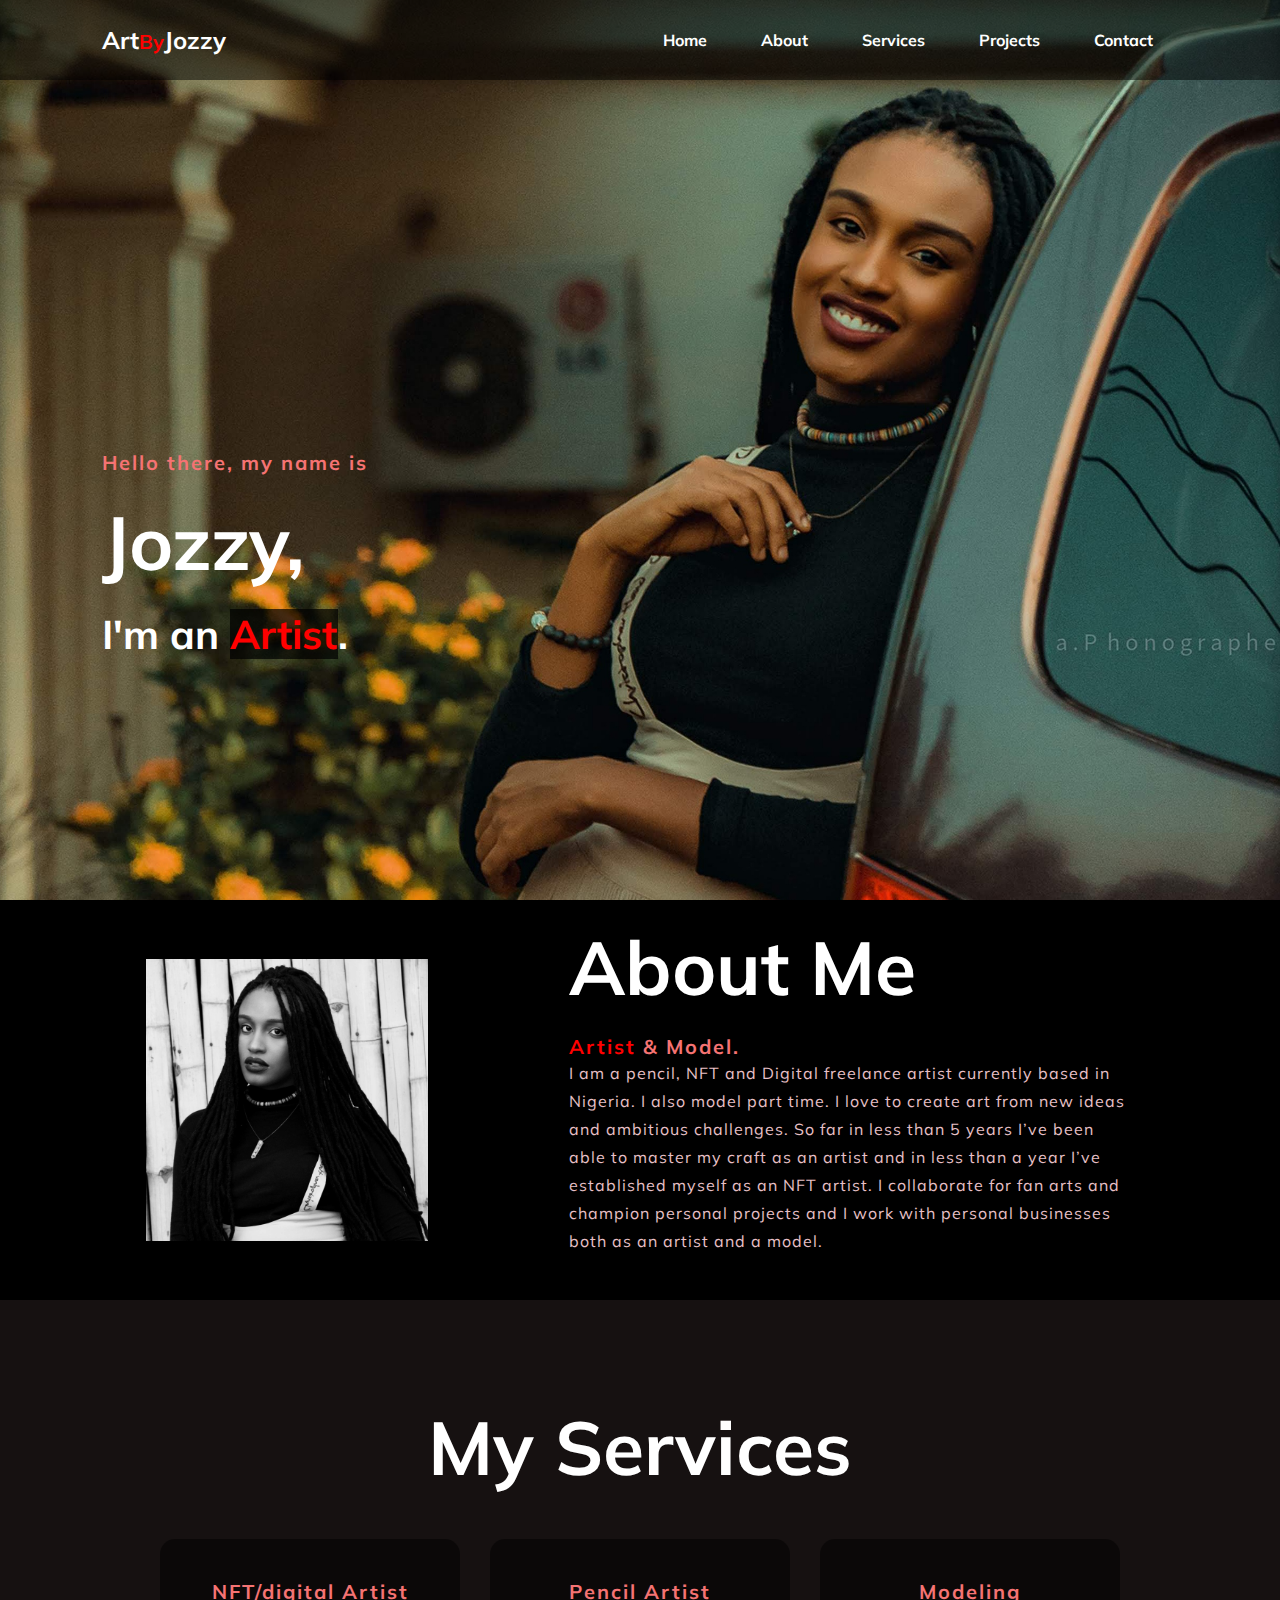
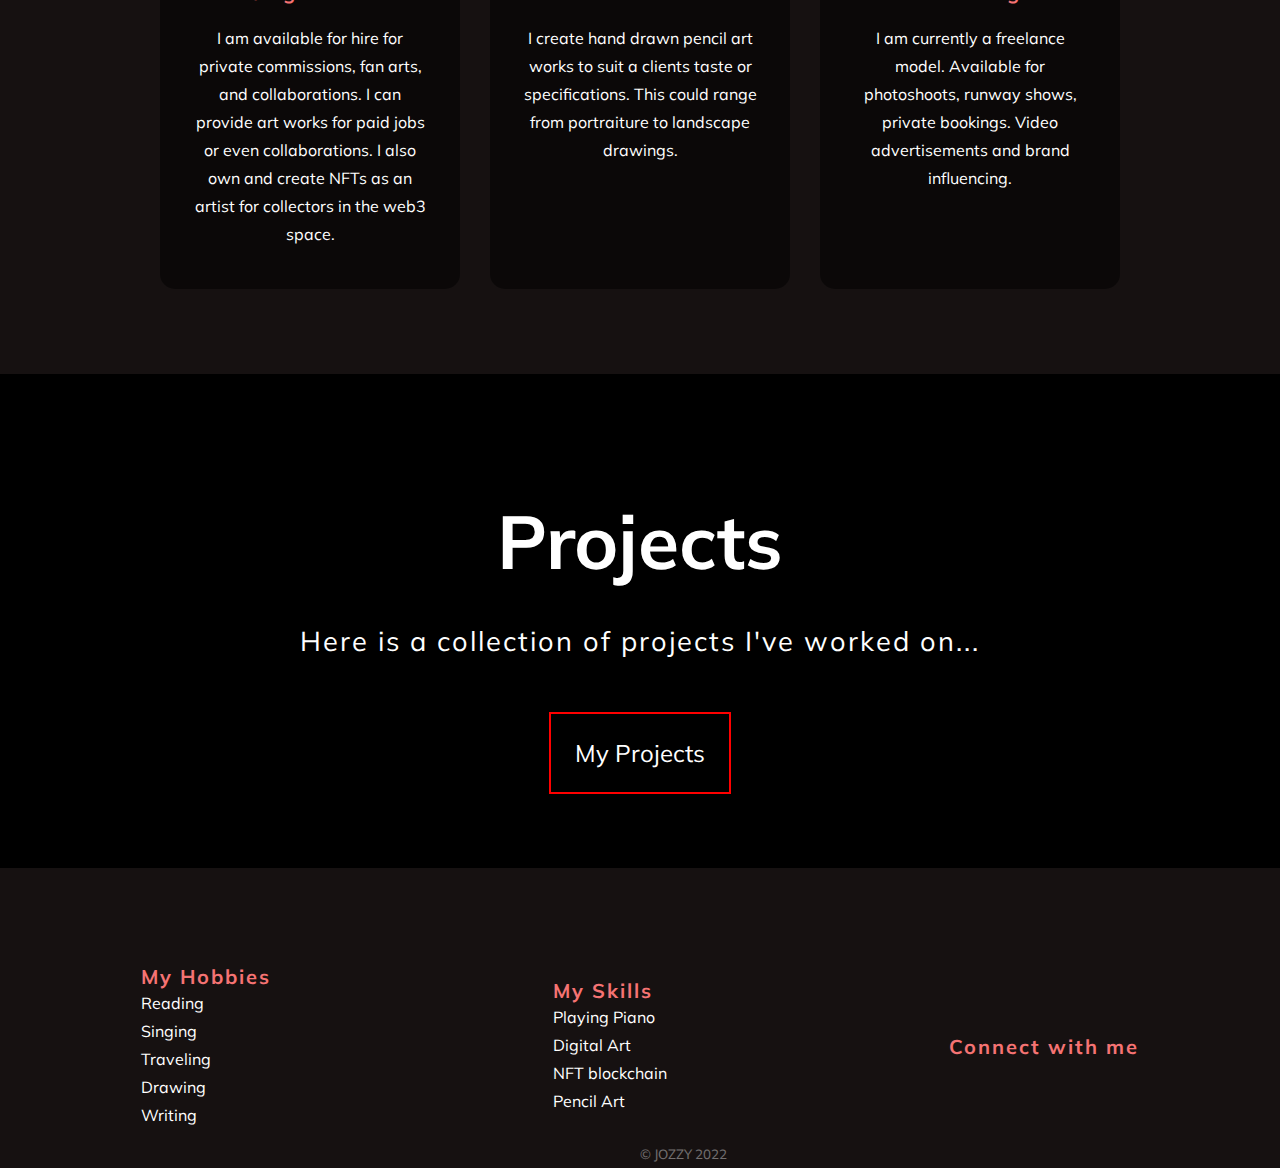
<file: week3/portfolio/index.html>
<!DOCTYPE html>
<html lang="en">
    <head>
        <meta charset="UTF-8">
        <meta http-equiv="X-UA-Compatible" content="IE=edge">
        <meta name="viewport" content="width=device-width, initial-scale=1.0">
        <title>Portfolio</title>
        <link rel="stylesheet" href="https://cdnjs.cloudflare.com/ajax/libs/font-awesome/6.2.0/css/all.min.css" integrity="sha512-xh6O/CkQoPOWDdYTDqeRdPCVd1SpvCA9XXcUnZS2FmJNp1coAFzvtCN9BmamE+4aHK8yyUHUSCcJHgXloTyT2A==" crossorigin="anonymous" referrerpolicy="no-referrer" />
        <link rel="stylesheet" href="style.css">
    </head>
    <body>
        <!-- Header Section -->
        <header>
            <nav>
                <h2 class="logo">Art<small style="color: red;">By</small>Jozzy</h2>
                <ul>
                    <li><a href="index.html">Home</a></li>
                    <li><a href="#about">About</a></li>
                    <li><a href="#services">Services</a></li>
                    <li><a href="#projects">Projects</a></li> 
                    <li><a href="contact.html">Contact</a></li>           
                </ul>
            </nav>
            <div class="name">
                <h4>Hello there, my name is</h4>
                <h1>Jozzy,</h1>
                <h3>I'm an <span>Artist</span>.</h3>
            </div>
        </header>
        <!-- Main section -->
        <main>
            <!-- About section -->
            <div class="about-section" id="about">
                <section class="about">
                    <img src="img/about-profile-img.jpg" alt="">
                    <div class="about-text">
                        <h1>About Me</h1>
                        <h4><span>Artist</span> & Model.</h4>
                        <p>I am a pencil, NFT and Digital freelance artist currently based in Nigeria. I also model part time. I love to create art from new ideas and ambitious challenges. So far in less than 5 years I’ve been able to master my craft as an artist and in less than a year I’ve established myself as an NFT artist. I collaborate for fan arts and champion personal projects and I work with personal businesses both as an artist and a model.</p>
                    </div>
                </section>
            </div>
            <!-- services section -->
            <div class="services-section" id="services">
                <section class="services">
                    <h1 class="title">My Services</h1>
                    <div class="box">
                        <div class="card">
                            <i class="fas fa-paintbrush"></i>
                            <h4>NFT/digital Artist</h4>
                            <p>I am available for hire for private commissions, fan arts, and collaborations. I can provide art works for paid jobs or even collaborations. 
                                I also own and create NFTs as an artist for collectors in the web3 space.</p>
                        </div>
                        <div class="card">
                            <i class="fas fa-pencil-ruler"></i>
                            <h4>Pencil Artist</h4>
                            <p>I create hand drawn pencil art works to suit a clients taste or specifications. This could range from portraiture to landscape drawings.</p>
                        </div>
                        <div class="card">
                            <i class="fas fa-shopping-bag"></i>
                            <h4>Modeling</h4>
                            <p>I am currently a freelance model. Available for photoshoots, runway shows, private bookings. Video advertisements and brand influencing.</p>
                        </div>
                    </div>
                </section>
            </div>

            <!-- projects section -->
            <div class="projects-section" id="projects">
                <section class="projects">
                    <h1>Projects</h1>
                    <p>Here is a collection of projects I've worked on...</p>
                    <a href="https://www.behance.net/sokolayamjoshua">My Projects</a>

                </section>
            </div>
        </main>
        <!-- Footer section -->
        <footer>
            <div class="main-footer">
                <section class="hobbies">
                    <h4>My Hobbies</h4>
                    <ul>
                        <li>Reading</li>
                        <li>Singing</li>
                        <li>Traveling</li>
                        <li>Drawing</li>
                        <li>Writing</li>
                    </ul>
    
                </section>
                <section class="skills">
                    <h4>My Skills</h4>
                    <ul>
                        <li>Playing Piano</li>
                        <li>Digital Art</li>
                        <li>NFT blockchain</li>
                        <li>Pencil Art</li>
                    </ul>
                </section>
                <section class="socials">
                    <h4>Connect with  me</h4>
                    <a href="https://www.linkedin.com/in/josephine-joshua-a598711b6"><i class="fa-brands fa-linkedin"></i></a>
                    <a href="https://instagram.com/life_of_jozzy?igshid=YmMyMTA2M2Y="><i class="fa-brands fa-instagram"></i></a>
                    <a href="https://twitter.com/life_of_jozzy"><i class="fa-brands fa-twitter"></i></a>
                </section>
            </div>
            <p class="end"><small>&#169; JOZZY 2022</small></p>
        </footer>
    </body>
</html>
</file>
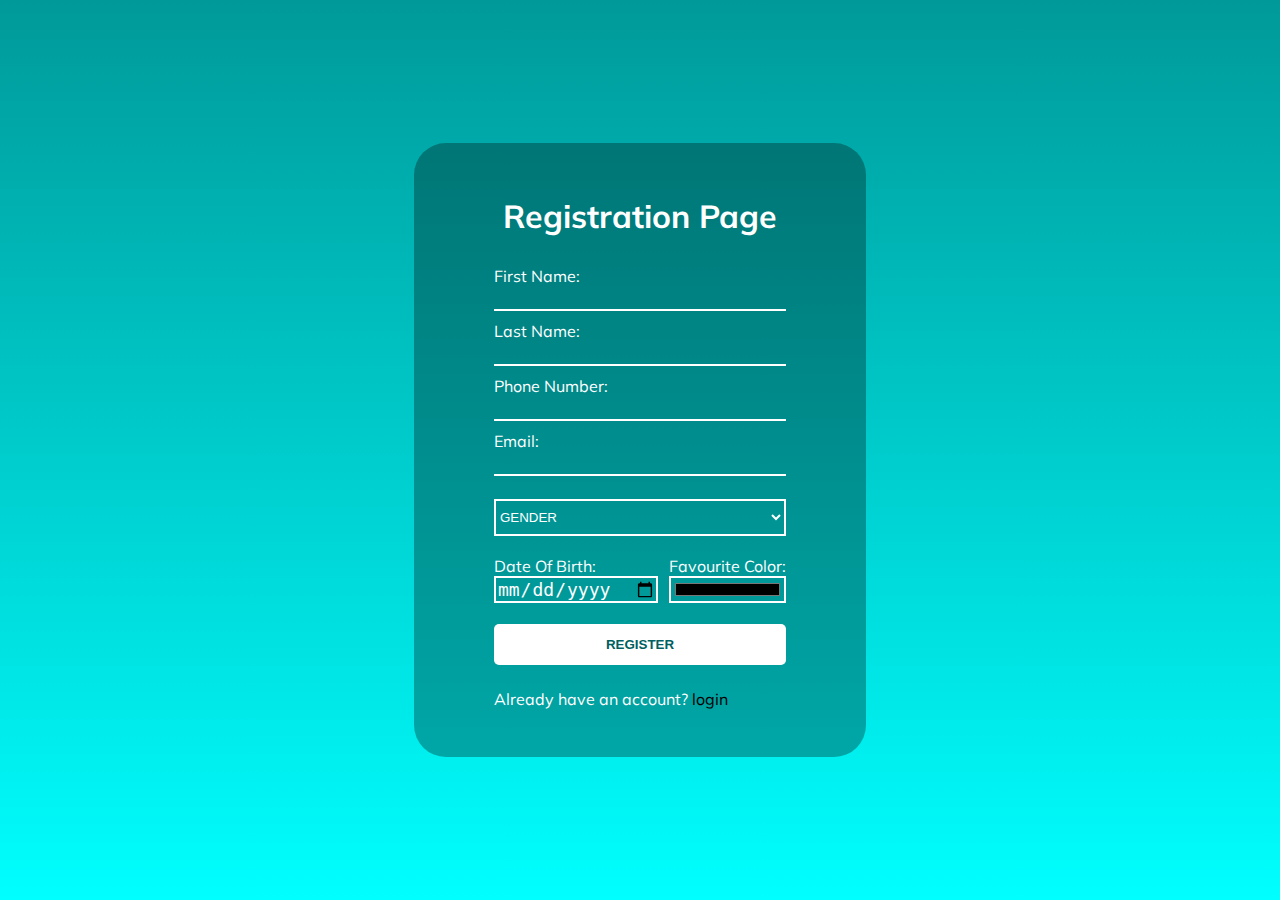
<file: week3/register-login-success/index.html>
<!DOCTYPE html>
<html lang="en">
    <head>
        <meta charset="UTF-8">
        <meta http-equiv="X-UA-Compatible" content="IE=edge">
        <meta name="viewport" content="width=device-width, initial-scale=1.0">
        <title>Registration Page</title>
        <link rel="stylesheet" href="style.css">
    </head>
    <body>
        <div class="container">
            <h1 class="register">Registration Page</h1>
            <form action="register-success.html">
                <div class="form-control">
                    <label>First name: </label>
                    <input type="text" required>
                </div>

                <div class="form-control">
                    <label>Last name: </label>
                    <input type="text" required>
                </div>

                <div class="form-control">
                    <label>Phone Number: </label>
                    <input type="number" required>
                </div>

                <div class="form-control">
                    <label>Email: </label>
                    <input type="email" required>
                </div>
                
                <div class="form-control gender">
                    <select required>
                        <option label="Gender"></option>
                        <option> Male</option>
                        <option>Female</option>
                        <option>Other</option>
                    </select>
                </div>
                
                <div class="dob-color">
                    <div class="form-control dob">
                        <label>Date of birth: </label>
                        <input type="date" required>
                    </div>
    
                    <div class="form-control color">
                        <label>Favourite color: </label>
                        <input type="color" required>
                    </div>
                </div>

                    <button class="btn">register</button>
                <p class="login">Already have an account? <a href="login.html">login</a> </p>
            </form>
            
        </div>
    </body>
</html>
</file>
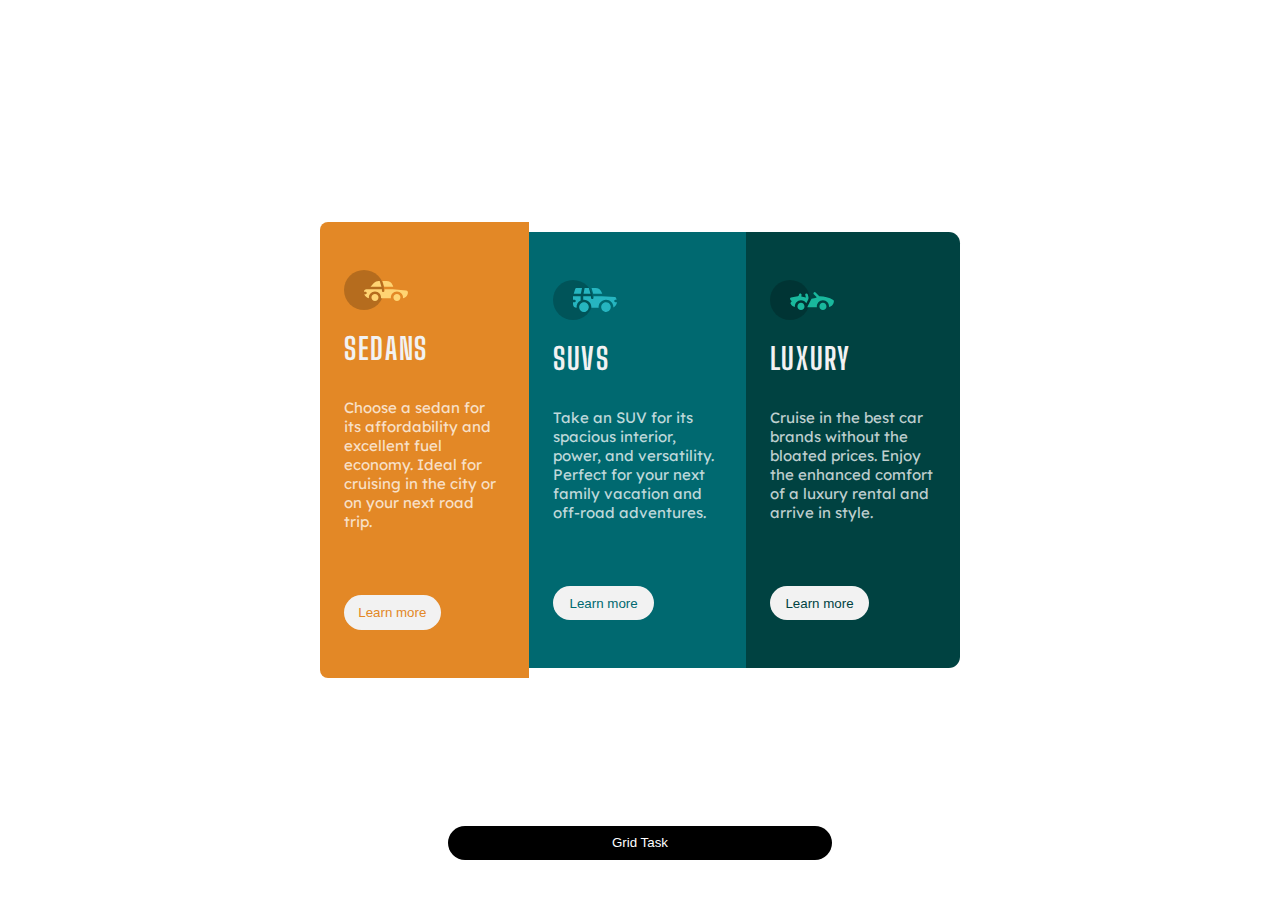
<file: week4/layout-task/index.html>
<!DOCTYPE html>
<html lang="en">
  <head>
        <meta charset="UTF-8" />
        <meta http-equiv="X-UA-Compatible" content="IE=edge" />
        <meta name="viewport" content="width=device-width, initial-scale=1.0" />
        <title>Flexbox-layout</title>
        <link rel="stylesheet" href="style.css" />
  </head>
  <body>
    <main>
      <div class="container">
            <div class="sedans">
                <img src="icons/icon-sedans.svg"> 
                <h2>
                    SEDANS
                </h2>
                <p>
                    Choose a sedan for its affordability and excellent fuel economy. Ideal for cruising in the city or on your next road trip.
                </p>
                <button> 
                    Learn more
                </button>

            </div>
            <div class="suvs">
                <img src="icons/icon-suvs.svg"> 
                <h2>
                    SUVS
                </h2>
                <p>
                    Take an SUV for its spacious interior, power, and versatility. Perfect for your next family vacation and off-road adventures.
                </p>
                <button> 
                    Learn more
                </button>

            </div>
            <div class="luxury">
                <img src="icons/icon-luxury.svg"> 
                <h2>
                    LUXURY
                </h2>
                <p>
                    Cruise in the best car brands without the bloated prices. Enjoy the enhanced comfort of a luxury rental and arrive in style.
                </p>
                <button> 
                    Learn more
                </button>

            </div>
      </div>
      <form action="/grid-layout-task/grid.html">
        <button class = "btn">Grid Task</button>
      </form>
    </main>
  </body>
</html>
</file>
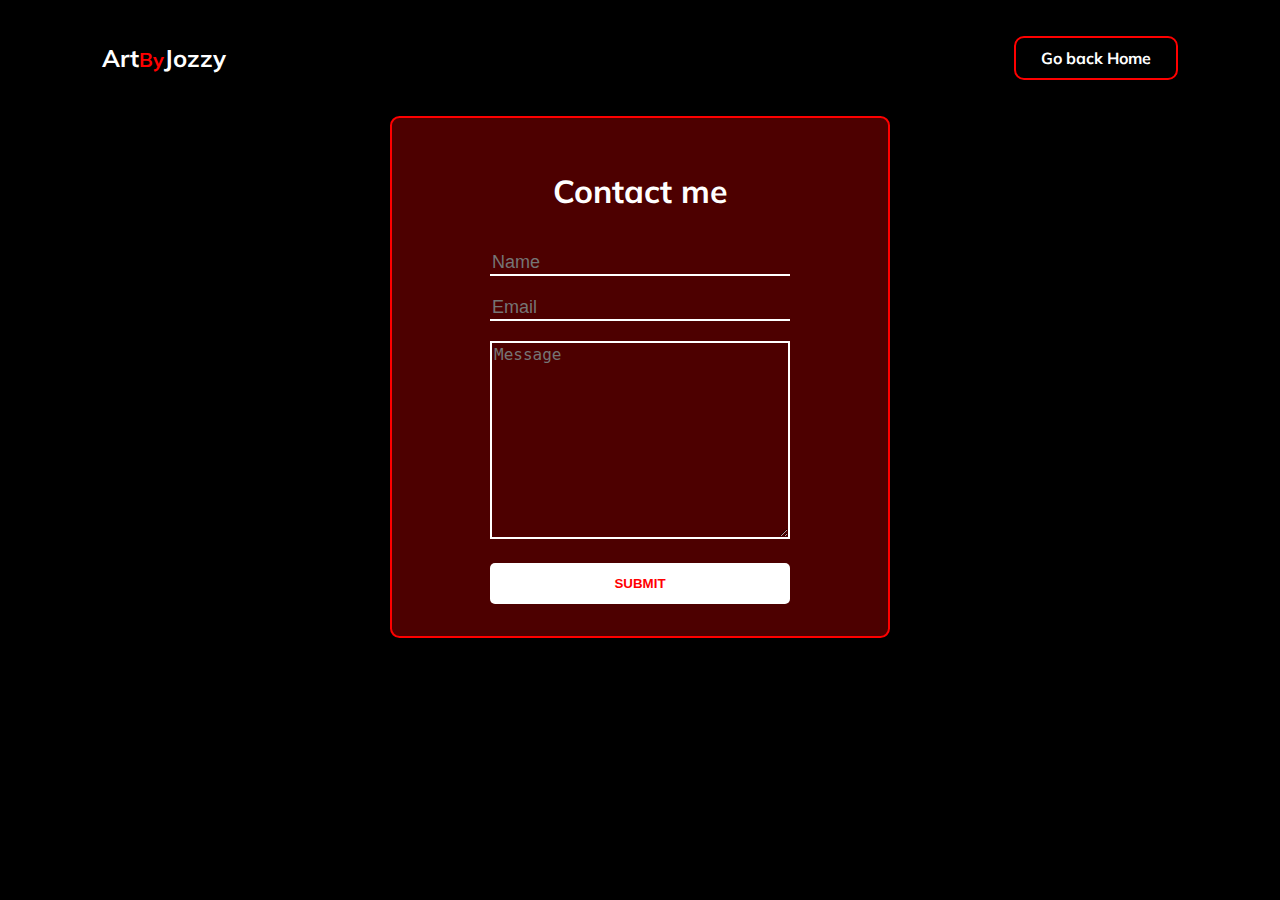
<file: week3/portfolio/contact.html>
<!DOCTYPE html>
<html lang="en">
    <head>
        <meta charset="UTF-8">
        <meta http-equiv="X-UA-Compatible" content="IE=edge">
        <meta name="viewport" content="width=device-width, initial-scale=1.0">
        <link rel="stylesheet" href="contact.css">
        <title>Contact Me</title>
    </head>
    <body>
        <nav>
            <h2 class="logo">Art<small style="color: red;">By</small>Jozzy</h2>
            <div class="home">
                <ul>
                    <li><a href="index.html">Go back Home</a></li>       
                </ul>
            </div>
        </nav>


        <main>
            <div class="container">
                <h1>Contact me</h1>
                <form>

                    <div class="form-control">
                        <input type="text" placeholder="Name" required>
                    </div>

                    <div class="form-control">
                        <input type="email" placeholder="Email" required>
                    </div>
                    
                    <div class="form-control">
                        <textarea placeholder="Message" cols="10" rows="10"></textarea>
                    </div>
                    
                    
                    
                        <button class="btn">Submit</button>
                </form>
            </div>
        </main>
    </body>
</html>
</file>
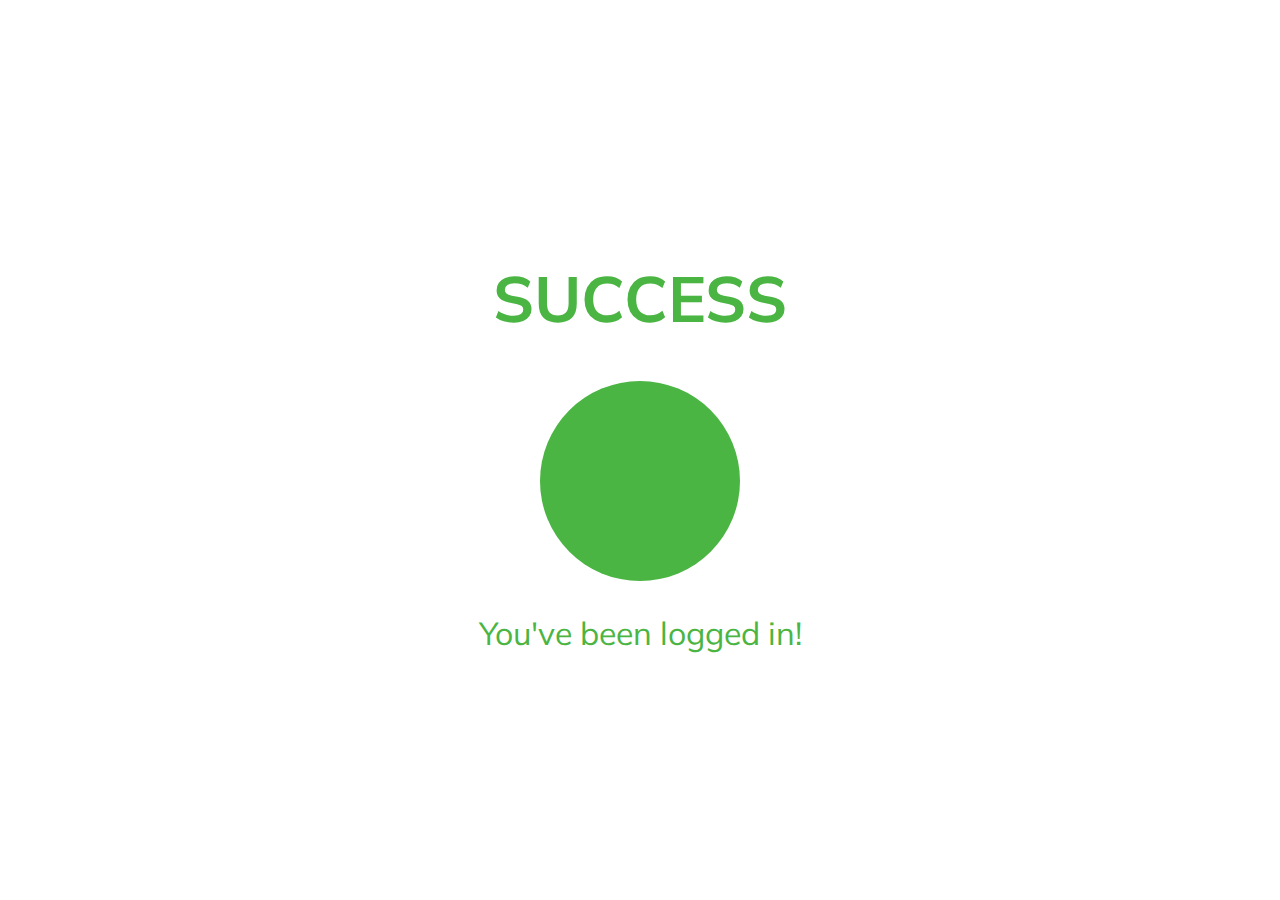
<file: week3/register-login-success/login-success.html>
<!DOCTYPE html>
<html lang="en">
<head>
    <meta charset="UTF-8">
    <meta http-equiv="X-UA-Compatible" content="IE=edge">
    <meta name="viewport" content="width=device-width, initial-scale=1.0">
    <title>Success</title>
    <link rel="stylesheet" href="https://cdnjs.cloudflare.com/ajax/libs/font-awesome/6.2.0/css/all.min.css" integrity="sha512-xh6O/CkQoPOWDdYTDqeRdPCVd1SpvCA9XXcUnZS2FmJNp1coAFzvtCN9BmamE+4aHK8yyUHUSCcJHgXloTyT2A==" crossorigin="anonymous" referrerpolicy="no-referrer" />
    <link rel="stylesheet" href="success.css">
</head>
<body>
    <h1>Success</h1>
    <div class="container">
        <i class="fa fa-check"></i>
    </div>
    <p>You've been logged in!</p>
</body>
</html>
</file>
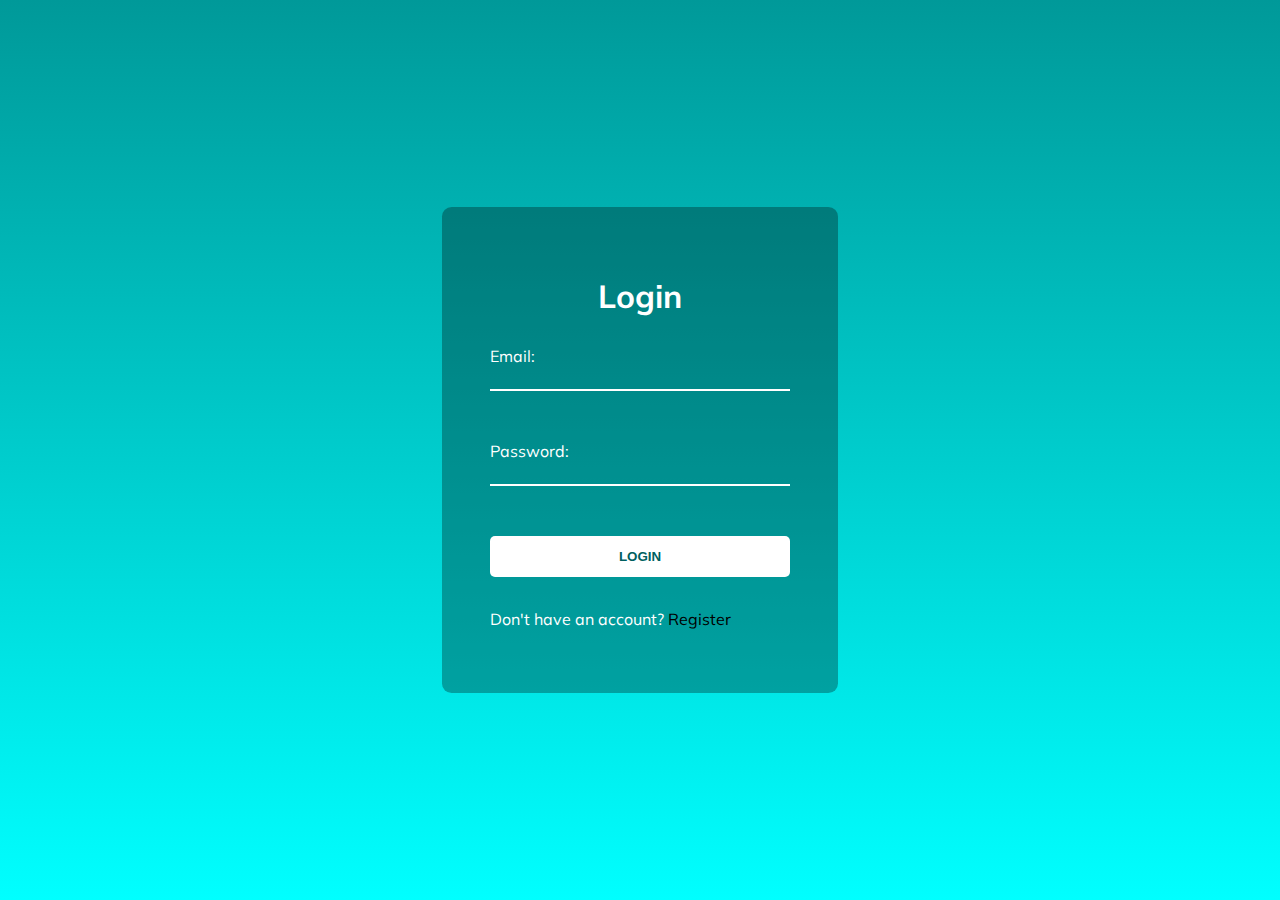
<file: week3/register-login-success/login.html>
<!DOCTYPE html>
<html lang="en">
    <head>
        <meta charset="UTF-8">
        <meta http-equiv="X-UA-Compatible" content="IE=edge">
        <meta name="viewport" content="width=device-width, initial-scale=1.0">
        <title>Login Page</title>
        <link rel="stylesheet" href="login.css">
    </head>
    <body>
        <div class="container">
            <h1 class="register">Login</h1>
            <form action="login-success.html">

                <div class="form-control">
                    <label>Email: </label>
                    <input type="email" required>
                </div>

                <div class="form-control">
                    <label>Password: </label>
                    <input type="password" required minlength="8">
                </div>
                
                
                    <button class="btn">Login</button>
                <p class="register">Don't have an account? <a href="index.html">Register</a> </p>
            </form>
            
        </div>
    </body>
</html>
</file>
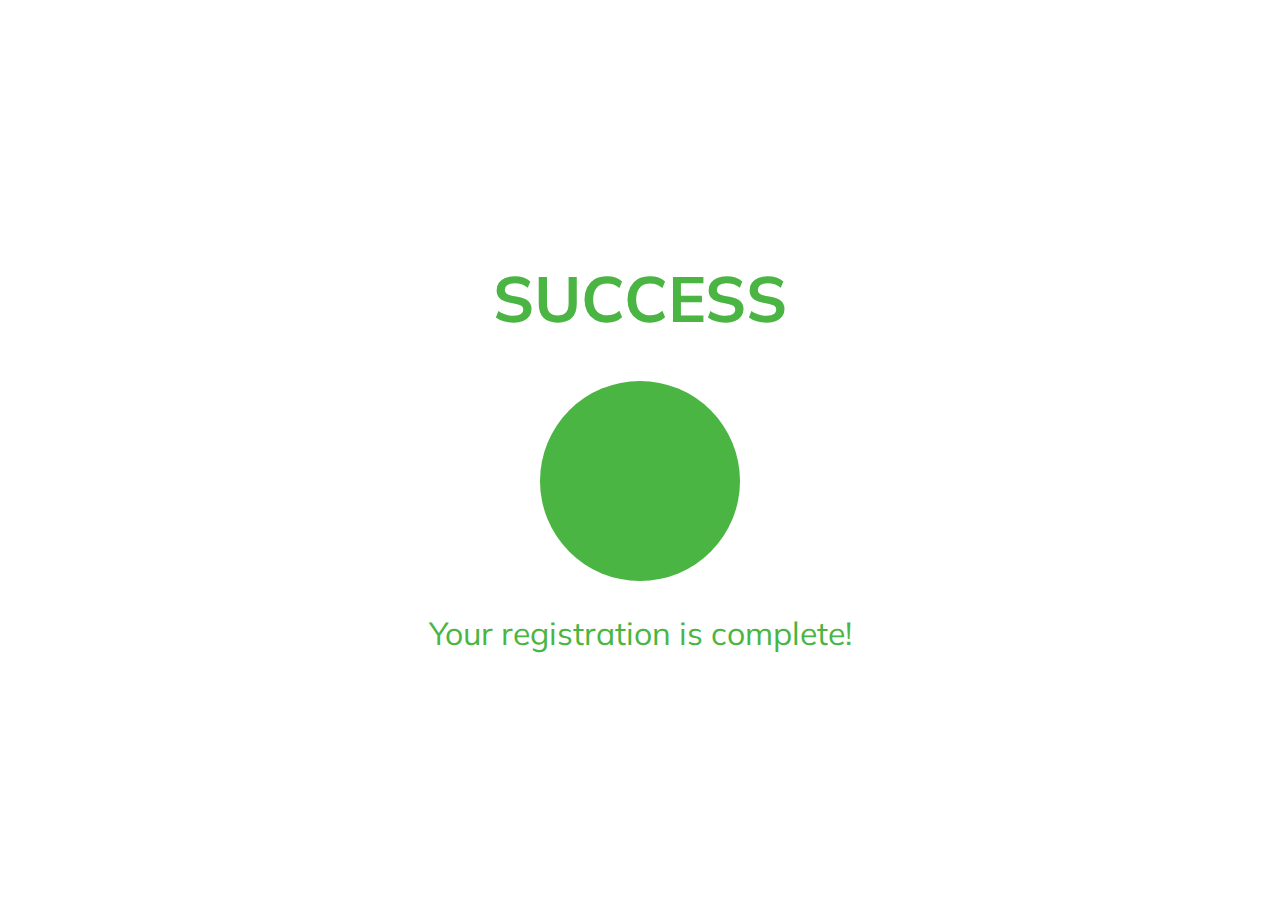
<file: week3/register-login-success/register-success.html>
<!DOCTYPE html>
<html lang="en">
<head>
    <meta charset="UTF-8">
    <meta http-equiv="X-UA-Compatible" content="IE=edge">
    <meta name="viewport" content="width=device-width, initial-scale=1.0">
    <title>Success</title>
    <link rel="stylesheet" href="https://cdnjs.cloudflare.com/ajax/libs/font-awesome/6.2.0/css/all.min.css" integrity="sha512-xh6O/CkQoPOWDdYTDqeRdPCVd1SpvCA9XXcUnZS2FmJNp1coAFzvtCN9BmamE+4aHK8yyUHUSCcJHgXloTyT2A==" crossorigin="anonymous" referrerpolicy="no-referrer" />
    <link rel="stylesheet" href="success.css">
</head>
<body>
    <h1>Success</h1>
    <div class="container">
        <i class="fa fa-check"></i>
    </div>
    <p>Your registration is complete!</p>
</body>
</html>
</file>
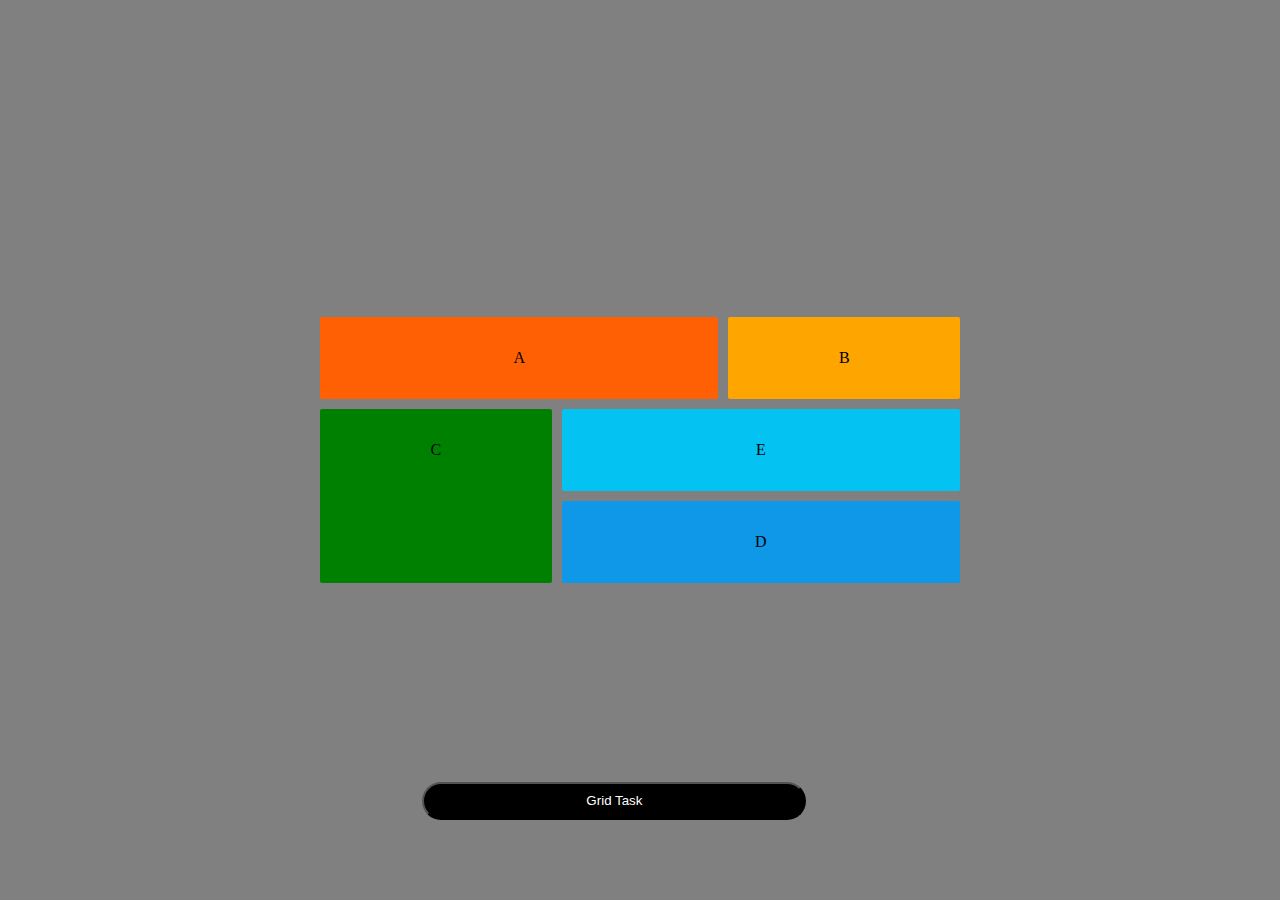
<file: week4/grid-layout-task/grid.html>
<!DOCTYPE html>
<html lang="en">
  <head>
    <meta charset="UTF-8" />
    <meta http-equiv="X-UA-Compatible" content="IE=edge" />
    <meta name="viewport" content="width=device-width, initial-scale=1.0" />
    <title>Grid-layout</title>
    <link rel="stylesheet" href="grid.css" />
  </head>
  <body>
    <main>
        
      <div class="first">
            A
      </div>

      <div class="second">
            B
      </div>

      <div class="third">
            C
      </div>

      <div class="fourth">
            D
      </div>

      <div class="fifth">
            E
      </div>

    </main>
    <form action="/layout-task/index.html">
      <button class = "btn">Grid Task</button>
    </form>
  </body>
</html>
</file>
<file: week3/portfolio/style.css>
@import url('https://fonts.googleapis.com/css2?family=Muli&display=swap');

*{
    box-sizing: border-box;
    padding: 0;
    margin: 0;
}


body{
    background-color: black;
    color: #fff;
    font-family: 'Muli', sans-serif;
    margin: 0;
}

/* home page styling starts */
header{
    height: 100vh;
    width: 100%;
    background-image: url('img/profile-img2.jpg');
    background-size: cover;
    background-position: center;
}
nav{
    display: flex;
    align-items: center;
    text-align: center;
    justify-content: space-between;
    padding-top: 20px;
    padding-left: 8%;
    padding-right: 8%;
    padding-bottom: 20px;
    background-color: rgba(0, 0, 0, 0.5);
}

.logo{
    cursor: pointer;
}

nav ul li{
    list-style-type: none;
    display: inline-block;
    padding: 10px 25px;
}

nav ul li a{
    text-decoration: none;
    color: #fff;
    font-weight: bold;
}

nav ul li a:hover{
    color: red;
    transition: 0.5s ease;
}

.name{
    position: absolute;
    top: 50%;
    left: 8%;
}

span{
    color: red;
    background-color: rgba(0, 0, 0, 0.7);
}

h1{
    margin: 20px 0 20px;
    font-size: 75px;
}

h3{
    font-size: 40px;
}

h4{
    font-size: 20px;
    color: rgb(245, 115, 115);
    letter-spacing: 2px;
}

about-section{
    margin: 100px 0;
}

.about{
    width: 1130px;
    max-width: 95%;
    margin: 0 auto;
    display: flex;
    align-items: center;
    justify-content: space-around;
}

.about img{
    width: 25%;
    height: auto;
}

.about-text{
    width: 50%;
}

.about-text h4{
    letter-spacing: 2px;
}

.about-text p{
    letter-spacing: 1px;
    line-height: 28px;
    margin-bottom: 45px;
    color: rgb(231, 192, 199);
}



.services-section{
    background-color: rgb(22, 17, 17);
    width: 100%;
    padding: 70px 0;
}

.title{
    width: 1130px;
    text-align: center;
    margin: 30px auto;
}

.box{
    display: flex;
    justify-content: center;
    align-items: center;
    min-height: 200px;
}

.card{
    height: 350px;
    width: 300px;
    padding: 20px 30px;
    background-color: rgba(0, 0, 0, 0.5);
    margin: 15px;
    border-radius: 15px;
    position: relative;
    overflow: hidden;
    text-align: center;
}

.card i{
    display: block;
    text-align: center;
    margin: 20px 0;
    font-size: 35px;
}

.card h4{
    padding-bottom: 20px;
}

.card p{
    line-height: 28px;
}

.projects-section{
    display: flex;
    justify-content: center;
    align-items: center;
    text-align: center;
    padding: 100px;
}

.projects-section h1{
    padding-bottom: 1rem;
}

.projects-section p{
    font-size: 1.7rem;
    letter-spacing: 2px;
    margin-bottom: 5rem;
}

.projects-section a{
    text-decoration: none;
    color: #fff;
    font-size: 1.5rem;
    border: 2px solid red;
    padding: 1.5rem;

}

.projects-section a:hover{
    color: red;
    border-color: white
}




/* footer section styling starts */
footer{
    background-color: rgb(22, 17, 17);
    position: relative;
    width: 100%;
    height: 300px;
}
footer ul li{
    list-style-type: none;
    line-height: 28px;
}

.main-footer{
    padding-top: 6rem;
    display: flex;
    align-items: center;
    justify-content: space-around;
    
}
.socials{
    display: flex;
    flex-direction: column;
    align-items: center;
}

.socials i{
    margin-top: 1.3rem;
    color: #fff;
}

.socials i:hover{
    color: rebeccapurple;
}
.end{
    position: absolute;
    bottom: 5px;
    left: 50%;
    opacity: 0.4;
}
@media (max-width:700px) {
    .about{
        display: flex;
        flex-direction: column;
        align-items: center;
        
    }
    h1{
        font-size: 3rem;
    }

    .about img{
        width: 50%;
    }

    .about-section{
        margin: 10px -70px;
    }
}
</file>
<file: week3/register-login-success/style.css>
@import url('https://fonts.googleapis.com/css2?family=Muli&display=swap');

*{
    box-sizing: border-box;
}


body{
    background-image: linear-gradient(to bottom,
    #009999,
    #00ffff

    );
    color: #fff;
    font-family: 'Muli', sans-serif;
    display: flex;
    flex-direction: column;
    align-items: center;
    justify-content: center;
    height: 100vh;
    /* overflow: hidden; */
    margin: 0;
}


.container{
 background-color: rgba(0, 0, 0, 0.3);
 padding: 2rem 5rem;
 border-radius: 2rem;
 position: relative;
 
}

.container h1{
    text-align: center;
    margin-bottom: 30px;
} 

 .form-control{
    position: relative;
    margin: 10px 0 10px;
    text-transform: capitalize;
} 

.form-control input{
    background-color: transparent;
    border: 0;
    border-bottom: 2px #fff solid;
    display: block; 
    width: 100%;
    font-size: 18px;
    color: #fff; 
    
}

.form-control input:focus{
    outline: 0;
    border-bottom-color: red;
}

.gender select {
    margin-top: 0.8rem;
    border: 2px solid white;
    background-color: transparent;
    text-transform: uppercase;
    width: 100%;
    color: #fff;
    padding: 0.5rem 0;
}

.gender select:focus{
    outline: 0;
}

.gender select option{
    color: #005f5f;
    background-color: powderblue;
}

.dob input,
.color input{
    border: 2px solid #fff;
    width: 100%;
}


.dob{
    margin-right: 0.7rem;
}

.dob-color{
    display: flex;
    justify-content: space-between;
}

.color label{
    display: flex;
    flex-wrap: nowrap;
}

.btn{
    width: 100%;
    border: 0;
    border-radius: 5px;
    padding: 0.8rem 0;
    margin-top: 0.7rem;
    background-color: rgba(255, 255, 255);
    color:#005f5f;
    text-transform: uppercase;
    font-weight: bold;
    cursor: pointer;

    
}

.btn:active{
    scale: calc(0.9);
}

.login a{
    text-decoration: none;
    color: black;

}
.login a:hover{
    color:red ;
}

p{
    padding-top: 0.5rem;
}

@media(max-width:480px){
    .container{
      margin: 0.9rem;
      padding: 2rem 3rem;
    }
  }
</file>
<file: week4/layout-task/style.css>
@import url('https://fonts.googleapis.com/css2?family=Big+Shoulders+Display&family=Lexend&display=swap');

*{box-sizing: border-box;
    margin: 0;
    padding: 0;
}

body{
    background-color: white;
}

.container{

    display: flex;
    flex-direction: row;
    width: 50%;
    height: 100vh;
    margin: auto;
    justify-content: center;
    align-items: center;
    font-family: 'Lexend', sans-serif;
    font-size: 15px;
    
}

/* div classes styling */

.sedans{
    border: none;
    padding: 3rem 1.5rem;
    background-color: hsl(31, 77%, 52%);
    border-top-left-radius: 0.5rem;
    border-bottom-left-radius: 0.5rem;
}


.suvs{
    border: none;
    padding: 3rem 1.5rem;
    background-color:hsl(184, 100%, 22%);
}


.luxury{
    border: none;
    padding: 3rem 1.5rem;
    background-color:hsl(179, 100%, 13%);
    border-top-right-radius: 0.7rem;
    border-bottom-right-radius: 0.7rem;
}

/* paragraphs styling */

p{
    margin-bottom: 4rem;
    font-size: 15px;
    color: hsla(0, 0%, 100%, 0.75);
    font-weight: 400;
    
}

/* h2 header styling */

h2{
    margin-bottom: 2rem;
    margin-top: 1rem;
    color: hsl(0, 0%, 95%);
    font-weight: 700;
    font-family: 'Big Shoulders Display', cursive;
    letter-spacing: 1.7px;
    font-size: 30px;

}

/* button styling */

button{
    padding: 0.6rem;
    border-radius: 2.2rem;
    border: none;
    background-color: hsl(0, 0%, 95%);
    width: 60%;
    font-weight: 400;
}

button:active{
    scale: 0.7;
}

.sedans button{
    color: hsl(31, 77%, 52%);
}
.suvs button{
    color: hsl(184, 100%, 22%);
}
.luxury button{
    color: hsl(179, 100%, 13%);
}

form{
    display: flex;
    align-items: center;
    justify-content: center;
}

.btn{
    position: absolute;
    bottom: 40px;
    width: 30%;
    background-color: #000;
    color: #fff;
    cursor: pointer;

}

.btn:hover{
   background-color: transparent;
    border:2px solid #000;
    color: #000;
}
</file>
<file: week3/portfolio/contact.css>
@import url('https://fonts.googleapis.com/css2?family=Muli&display=swap');

*{
    box-sizing: border-box;
}


body{
    background-color: black;
    color: #fff;
    font-family: 'Muli', sans-serif;
    display: flex;
    flex-direction: column;
    align-items: center;
    justify-content: center;
    margin: 0;
}

nav{
    display: flex;
    align-items: center;
    text-align: center;
    justify-content: space-between;
    padding-top: 20px;
    padding-left: 8%;
    padding-right: 8%;
    padding-bottom: 20px;
    width: 100%;
}

.logo{
    cursor: pointer;
}

nav ul li{
    list-style-type: none;
    display: inline-block;
    padding: 10px 25px;
}

nav ul li a{
    text-decoration: none;
    color: #fff;
    font-weight: bold;
}

nav ul li a:hover{
    color: red;
    transition: 0.5s ease;
}


.container{
    background-color: rgba(255, 0, 0, 0.3);
    border: 2px solid red;
    padding: 2rem;
    border-radius: 0.6rem;
    position: relative;
    width: 500px;
    display: flex;
    flex-direction: column;
    justify-content: center;
    align-items: center;
    margin-bottom: 40px;
    
   }
   
   .container h1{
       text-align: center;
       margin-bottom: 30px;
   } 
   
   .home ul li{
       border: 2px solid red;
       border-radius: 10px;
   }
   
   .home ul li:hover{
       border-color: white;
   }
   
   .form-control{
       position: relative;
       margin: 10px 0 20px;
       width: 300px;
       text-transform: capitalize;
   } 
   
   .form-control input{
       background-color: transparent;
       border: 0;
       border-bottom: 2px #fff solid;
       display: block; 
       width: 100%;
       font-size: 18px;
       color: #fff; 
       
   }
   
   .form-control input:focus{
       outline: 0;
       border-bottom-color: red;
   }

   textarea{
    width: 100%;
    background-color: transparent;
    border: 2px solid white;
    font-size: 1rem;
    color: white;
   }
   
   .btn{
       width: 100%;
       border: 0;
       border-radius: 5px;
       padding: 0.8rem 0;
       background-color: rgba(255, 255, 255);
       color:red;
       text-transform: uppercase;
       font-weight: bold;
       cursor: pointer;
   }
   
   .btn:active{
       scale: calc(0.9);
   }
</file>
<file: week3/register-login-success/success.css>
@import url('https://fonts.googleapis.com/css2?family=Muli&display=swap');

*{
    box-sizing: border-box;
}


body{
    color: #4BB543;
    font-family: 'Muli', sans-serif;
    display: flex;
    flex-direction: column;
    align-items: center;
    justify-content: center;
    height: 100vh;
    margin: 0;
}

.container{
    width: 200px;
    height: 200px;
    color: #fff;
    background-color: #4BB543;
    border-radius: 50%;
    display: flex;
    justify-content: center;
    align-items: center;
    font-size: 5rem;
}

h1{
    font-size: 4rem;
    text-transform: uppercase;
}

p{
    font-size: 2rem;
}
</file>
<file: week3/register-login-success/login.css>
@import url('https://fonts.googleapis.com/css2?family=Muli&display=swap');

*{
    box-sizing: border-box;
}


body{
    background-image: linear-gradient(to bottom,
    #009999,
    #00ffff

    );
    color: #fff;
    font-family: 'Muli', sans-serif;
    display: flex;
    flex-direction: column;
    align-items: center;
    justify-content: center;
    height: 100vh;
    margin: 0;
}


.container{
 background-color: rgba(0, 0, 0, 0.3);
 padding: 3rem 3rem;
 border-radius: 0.6rem;
 position: relative;
 
}

.container h1{
    text-align: center;
    margin-bottom: 30px;
} 

 .form-control{
    position: relative;
    margin: 10px 0 50px;
    width: 300px;
    text-transform: capitalize;
} 

.form-control input{
    background-color: transparent;
    border: 0;
    border-bottom: 2px #fff solid;
    display: block; 
    width: 100%;
    font-size: 18px;
    color: #fff; 
    
}

.form-control input:focus{
    outline: 0;
    border-bottom-color: red;
}

.btn{
    width: 100%;
    border: 0;
    border-radius: 5px;
    padding: 0.8rem 0;
    background-color: rgba(255, 255, 255);
    color:#005f5f;
    text-transform: uppercase;
    font-weight: bold;
    cursor: pointer;
}

.btn:active{
    scale: calc(0.9);
}

.register a{
    text-decoration: none;
    color: black;

}
.register a:hover{
    color:red ;
}

p{
    padding-top: 1rem;
}
@media(max-width:480px){
    .container{
      margin: 0.9rem;
      padding: 2rem 3rem;
    }
  }
</file>
<file: week4/grid-layout-task/grid.css>
*{
    margin: 0;
    padding: 0;
}

body{

    background-color: gray;
    display: flex;
    height: 100vh;
    justify-content: center;

}
main{
    display: grid;
    grid-template-areas:
    'a a b'
    'c e e'
    'c d d'
    ;
    gap: 10px;
    margin: auto;
    width: 50%;
    

}

main div{

    padding: 2rem;
    text-align: center;
    border-radius: 2px;
}


.first{
    background-color: rgb(255, 96, 4);
    grid-area: a;
}


.second{
    background-color:orange;
    grid-area: b;
}


.third{
    background-color:green;
    grid-area: c;

}


.fourth{
    background-color: rgb(15, 152, 231);
    grid-area: d;
}


.fifth{
    background-color:rgb(4, 194, 241);
    grid-area: e;
}
form{
    flex-direction: column;
    display: flex;
    align-items: center;
    justify-content: center;
}

button:active{
    scale: 0.7;
}

.btn{
    padding: 0.6rem;
    border-radius: 2.2rem;
    position: absolute;
    left: 33%;
    bottom: 80px;
    width: 30%;
    background-color: #000;
    color: #fff;
    cursor: pointer;

}

.btn:hover{
   background-color: transparent;
    border:2px solid #000;
    color: #000;
}
</file>
